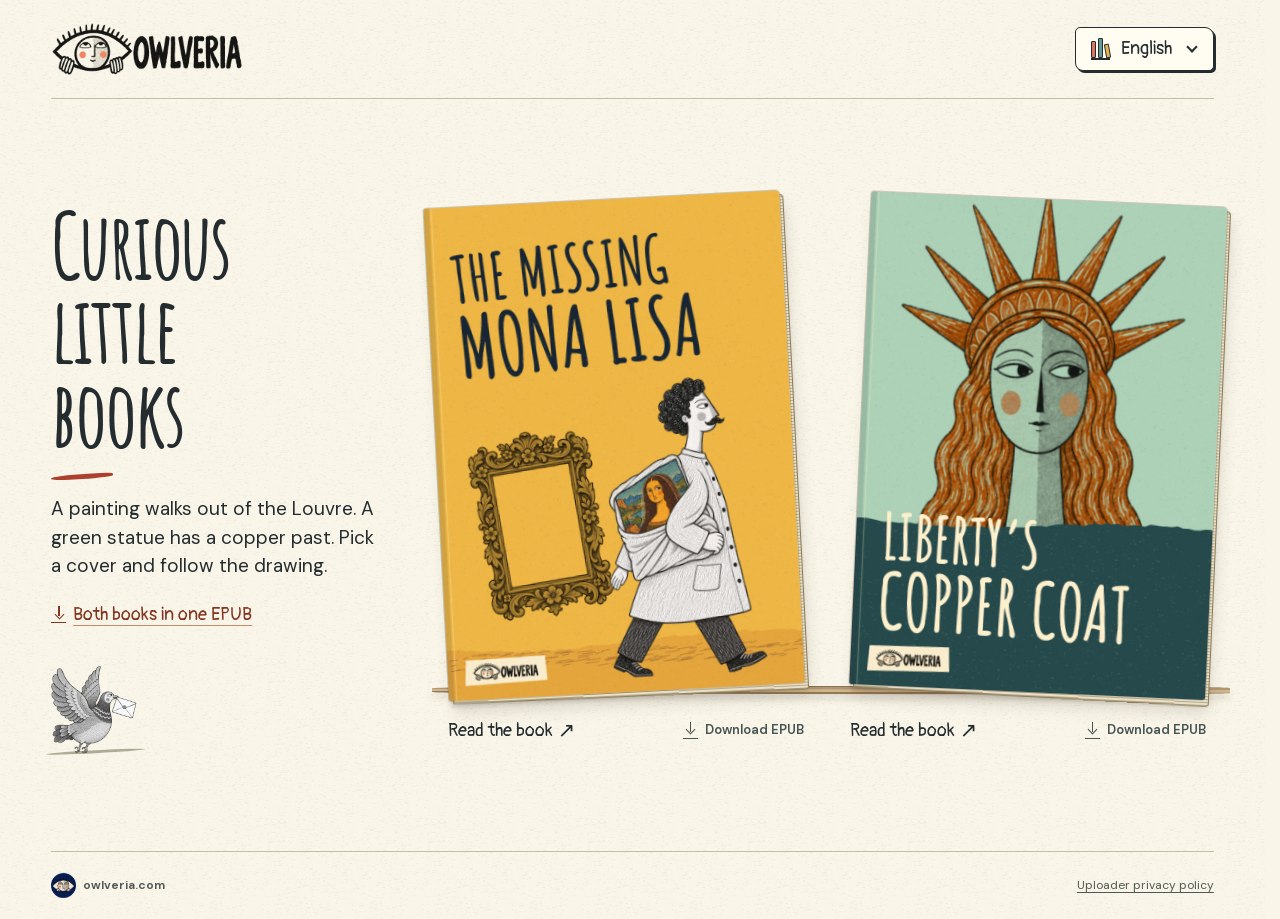
<file: index.html>
<!doctype html>
<html lang="en" dir="ltr">
<head>
  <meta charset="utf-8">
  <meta name="viewport" content="width=device-width, initial-scale=1">
  <meta name="theme-color" content="#faf7eb">
  <meta name="description" content="Choose an Owlveria book, explore its hand-drawn world, and take the illustrated EPUB with you. Every language has its own bookshelf.">
  <link rel="canonical" href="https://owlveria.com/">
  <link rel="icon" type="image/png" href="assets/art/mark.png">
  <link rel="stylesheet" href="book.css">
  <title>Owlveria · Curious little books</title>
  <script defer src="editions.js"></script>
  <script defer src="library.js"></script>
  <script defer src="contours.js"></script>
  <script defer src="diagrams.js"></script>
  <script defer src="book.js"></script>
</head>
<body>
  <a href="#main" class="skip" id="skip">Bookshelf</a>
  <header class="mast wrap">
    <a class="wordmark" id="home" href="#en"><img src="assets/art/wordmark.png" alt="Owlveria" width="510" height="142"></a>
    <button class="language-button" type="button" id="language-open" aria-haspopup="dialog" aria-controls="languages">
      <span class="mini-books" aria-hidden="true"><i></i><i></i><i></i></span>
      <span id="language-current">English</span><span class="chevron" aria-hidden="true"></span>
    </button>
  </header>

  <main id="main" tabindex="-1" class="wrap">
    <section id="library" aria-labelledby="shelf-title">
      <div class="shelf-grid">
        <div class="shelf-intro">
          <h1 id="shelf-title" tabindex="-1">Curious little books</h1>
          <p id="shelf-intro">A painting walks out of the Louvre. A green statue has a copper past. Pick a cover and follow the drawing.</p>
          <a class="collect" id="collection-file" href="downloads/owlveria-en.epub" download>
            <span class="download-icon" aria-hidden="true"></span><span id="collection-label">Both books in one EPUB</span>
          </a>
          <div class="pigeon" aria-hidden="true"><img src="assets/art/pigeon.png" alt="" width="161" height="176"></div>
        </div>
        <div class="books" id="books"></div>
      </div>
    </section>

    <article id="reader" hidden aria-labelledby="story-title">
      <nav class="reader-tools"><a id="shelf-back" href="#en" class="back-to"><span class="direction back" aria-hidden="true">↗</span><span id="back-label">Bookshelf</span></a>
        <a id="reader-file" class="file" download><span class="download-icon" aria-hidden="true"></span><span id="reader-save">Download EPUB</span></a>
      </nav>
      <div class="story-spread">
        <div class="left-leaf">
          <header class="story-head"><p class="place" data-field="place"></p><h1 id="story-title" data-field="title" tabindex="-1"></h1></header>
          <div class="opening-copy"><p id="lead" data-field="lead"></p><span class="vignette" data-field="spot" aria-hidden="true"></span><p data-field="context"></p></div>
        </div>
        <div class="weave">
          <figure class="plate" id="illustration" data-field="figure">
            <button id="art-action" class="art-action" data-field="art-action" type="button" aria-describedby="plate-description caption" aria-pressed="false">
              <span id="plate-art" class="plate-art" data-field="plate" role="img"><span class="ink-drawing" data-field="drawing"></span></span>
            </button>
            <figcaption id="caption" data-field="caption"></figcaption>
          </figure>
          <p id="passage" data-field="passage" aria-live="polite" aria-atomic="true"></p><p data-field="tail"></p>
        </div>
        <p class="source-line" data-field="credit"><a id="source" data-field="source" target="_blank" rel="noopener"><span data-field="source-label"></span> · <span data-field="source-name"></span> <span aria-hidden="true">↗</span></a></p>
        <div class="drawing-controls"><button class="reveal" id="reveal" data-field="reveal" type="button" aria-controls="passage illustration" aria-pressed="false"><span class="reveal-spark" aria-hidden="true">✳</span><span data-field="action"></span></button><span id="plate-description" data-field="description" class="sr"></span></div>
      </div>
      <div class="reader-sizing" id="reader-sizing" aria-hidden="true" inert></div>
      <nav class="pager" id="pager"><a id="prev"><span class="direction" aria-hidden="true">←</span> <span id="prev-label"></span></a><span id="progress" dir="ltr"></span><a id="next"><span id="next-label"></span> <span class="direction" aria-hidden="true">→</span></a></nav>
    </article>
  </main>

  <footer class="wrap colophon"><a href="#en" id="footer-home"><img src="assets/art/mark.png" width="32" height="32" alt=""><span dir="ltr">owlveria.com</span></a><a href="privacy.html" id="privacy">Uploader privacy policy</a></footer>

  <template id="mona-plate"><span class="framed"><img class="portrait" src="assets/art/mona.png" alt=""><img class="frame" src="assets/art/frame.png" alt=""></span></template>
  <dialog id="languages" aria-labelledby="languages-title">
    <div class="picker-heading"><h2 id="languages-title">Choose a shelf</h2><button id="language-close" type="button" autofocus aria-label="Close">×</button></div>
    <div id="language-options"></div>
  </dialog>
</body>
</html>
</file>
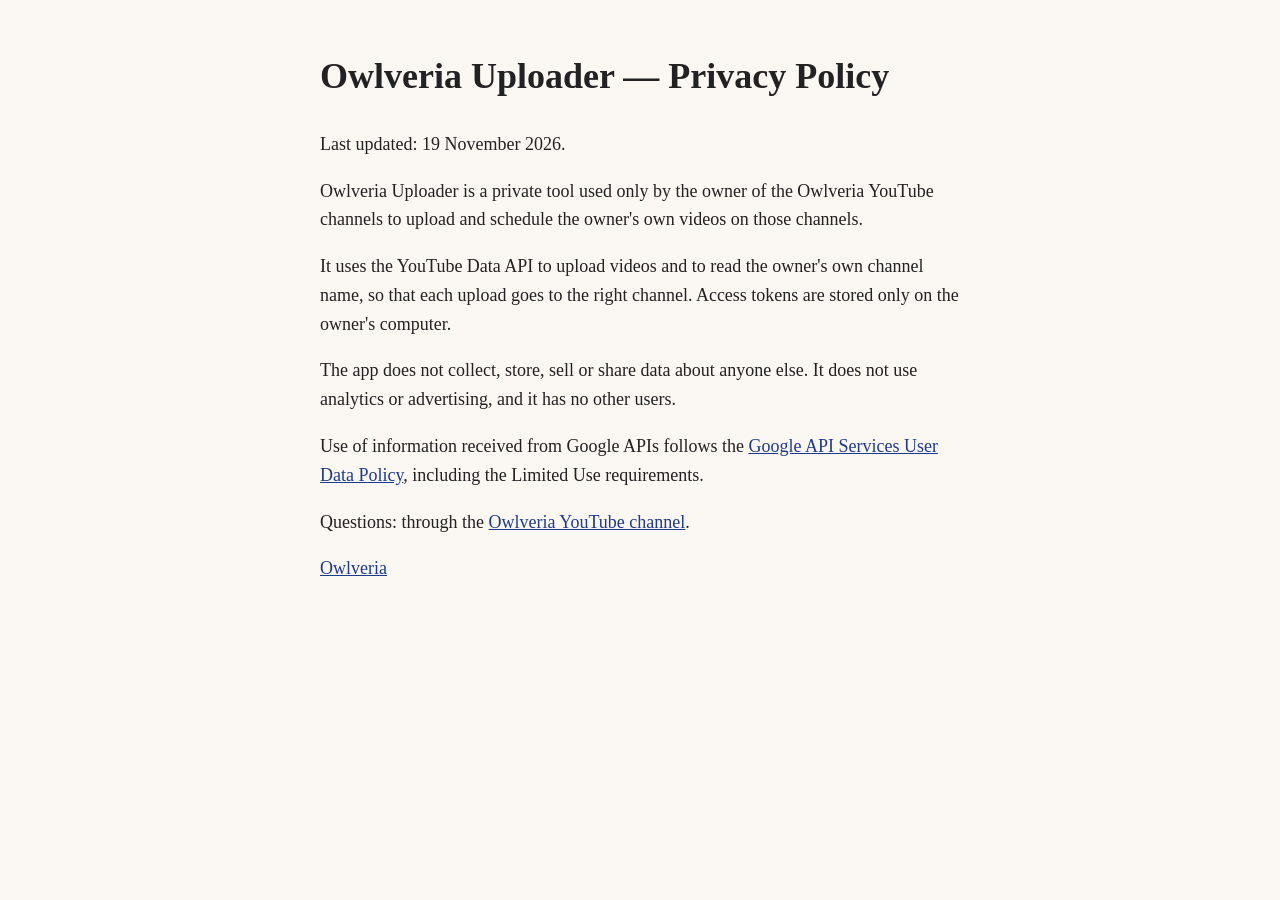
<file: privacy.html>
<!doctype html>
<html lang="en">
<head>
<meta charset="utf-8">
<meta name="viewport" content="width=device-width, initial-scale=1">
<title>Owlveria Uploader — Privacy Policy</title>
<style>
  body { font: 18px/1.6 Georgia, serif; max-width: 640px; margin: 48px auto; padding: 0 16px; color: #222; background: #fbf8f3; }
  a { color: #1f3a8a; }
</style>
</head>
<body>
<h1>Owlveria Uploader — Privacy Policy</h1>
<p>Last updated: 19 November 2026.</p>
<p>Owlveria Uploader is a private tool used only by the owner of the Owlveria YouTube channels to upload and schedule the owner's own videos on those channels.</p>
<p>It uses the YouTube Data API to upload videos and to read the owner's own channel name, so that each upload goes to the right channel. Access tokens are stored only on the owner's computer.</p>
<p>The app does not collect, store, sell or share data about anyone else. It does not use analytics or advertising, and it has no other users.</p>
<p>Use of information received from Google APIs follows the <a href="https://developers.google.com/terms/api-services-user-data-policy">Google API Services User Data Policy</a>, including the Limited Use requirements.</p>
<p>Questions: through the <a href="https://www.youtube.com/@Owlveria">Owlveria YouTube channel</a>.</p>
<p><a href="./">Owlveria</a></p>
</body>
</html>
</file>
<file: book.css>
@font-face{font-family:Letter;src:url("assets/fonts/letter.woff") format("woff");font-weight:700;font-display:swap}
@font-face{font-family:Pencil;src:url("assets/fonts/pencil.woff") format("woff");font-display:swap}
@font-face{font-family:Yusei;src:url("assets/fonts/ja.woff") format("woff");font-display:swap}
@font-face{font-family:Gaegu;src:url("assets/fonts/ko.woff") format("woff");font-weight:700;font-display:swap}
@font-face{font-family:Marhey;src:url("assets/fonts/ar.woff") format("woff");font-display:swap}
@font-face{font-family:DM Sans;src:url("assets/fonts/sans.woff2") format("woff2");font-weight:400 700;font-display:swap}
@font-face{font-family:DM Sans;src:url("assets/fonts/sans-ext.woff2") format("woff2");font-weight:400 700;font-display:swap;unicode-range:U+0100-024F}
:root{
  color-scheme:light;scrollbar-gutter:stable;--paper:#f9f6e9;--ink:#242c2f;--muted:#505957;--rule:#c4bda6;
  --accent:#ad402c;--gold:#e7b54d;--edition:var(--gold);--display:Letter,"Arial Narrow",sans-serif;
  --pencil:Pencil,"Trebuchet MS",sans-serif;--body:"DM Sans",system-ui,sans-serif;
}
:lang(ja){--display:Yusei,"Hiragino Maru Gothic ProN",sans-serif;--pencil:Yusei,sans-serif}
:lang(ko){--display:Gaegu,"Apple SD Gothic Neo",sans-serif;--pencil:Gaegu,sans-serif}
:lang(ar){--display:Marhey,Tahoma,sans-serif;--pencil:Marhey,Tahoma,sans-serif}
*,*::before,*::after{box-sizing:border-box}
[hidden]{display:none!important}
body{margin:0;color:var(--ink);background-color:var(--paper);background-image:url("assets/art/paper.png");font:16px/1.5 var(--body);min-height:100vh;-webkit-font-smoothing:antialiased}
button{font:inherit;color:inherit;cursor:pointer} a{color:inherit;text-decoration:none}
button,a{-webkit-tap-highlight-color:transparent} button:focus-visible,a:focus-visible{outline:3px solid #22717d;outline-offset:5px}
h1:focus,main:focus{outline:0}
.sr,.skip:not(:focus){position:absolute;width:1px;height:1px;overflow:hidden;clip-path:inset(50%);white-space:nowrap}
.skip:focus{position:fixed;z-index:8;top:10px;inset-inline-start:12px;background:white;padding:8px 16px}
.wrap{width:min(1280px,calc(100% - clamp(34px,8vw,140px)));margin-inline:auto}
.mast,.colophon,.reader-tools,.pager,.book-actions,.picker-heading{display:flex;align-items:center;justify-content:space-between;gap:14px}
.mast{height:99px;position:relative;border-bottom:1px solid var(--rule)}
.wordmark{display:inline-flex}.wordmark img{width:clamp(146px,15vw,205px);height:auto;mix-blend-mode:multiply}
.language-button{display:inline-flex;align-items:center;gap:11px;min-height:44px;background:#fffcf1;border:1.7px solid var(--ink);border-radius:5px 9px 5px 8px;padding:6px 15px;font:18px/1.25 var(--pencil);box-shadow:2px 2px 0 var(--ink)}
.language-button:hover{background:#fff0c5}.chevron{width:8px;height:8px;border-inline-end:2px solid;border-bottom:2px solid;transform:translateY(-2px) rotate(45deg);margin-inline:5px 2px}
[dir=rtl] .chevron{transform:translateY(-2px) rotate(-45deg)}
.mini-books{display:flex;gap:2px;align-items:flex-end;height:21px;border-bottom:2px solid var(--ink);direction:ltr}
.mini-books i{height:17px;width:5px;background:#db755a;border:1px solid var(--ink);border-radius:1px}
.mini-books i:nth-child(2){height:20px;background:#659890}.mini-books i:nth-child(3){height:14px;background:var(--gold);transform:rotate(-10deg)}
.shelf-grid{display:grid;grid-template-columns:minmax(210px,.87fr) minmax(0,2fr);align-items:center;gap:clamp(24px,4.4vw,76px);padding-block:clamp(55px,7.7vw,124px) clamp(55px,7.2vw,96px)}
.shelf-intro{align-self:center;position:relative;padding-block:5px}
h1,h2,p,figure{margin:0}
#shelf-title,.story-head h1,.picker-heading h2{font:700 clamp(76px,7vw,115px)/.94 var(--display);letter-spacing:-.024em;text-wrap:balance}
#shelf-title{max-width:8.5ch;position:relative;padding-bottom:16px}
#shelf-title::after{content:"";display:block;width:62px;height:5px;margin-top:19px;border-radius:60% 20% 50% 30%;background:var(--accent);transform:rotate(-3deg)}
.shelf-intro > p{font:19px/1.5 var(--body);max-width:31ch}
.collect,.file,.read,.back-to,.pager a{display:inline-flex;align-items:center;gap:7px}
.collect{margin-top:22px;color:#823621;font:18px/1.32 var(--pencil);text-decoration:underline;text-underline-offset:5px;text-decoration-thickness:1px;text-decoration-color:#c28c69}
.collect:hover,.file:hover,.read:hover,.back-to:hover,.pager a:hover,.source-line a:hover{color:var(--accent)}
.download-icon{position:relative;display:inline-block;flex:0 0 15px;width:15px;height:17px;border-bottom:1.6px solid currentColor}
.download-icon::before{position:absolute;content:"";width:1.5px;height:10px;background:currentColor;left:7px;top:0}
.download-icon::after{position:absolute;content:"";width:7px;height:7px;border-right:1.5px solid;border-bottom:1.5px solid;transform:rotate(45deg);left:4.4px;top:4.5px}
.pigeon{width:94px;margin-top:36px;position:relative;transform:rotate(-3deg)}
.pigeon img{display:block;width:86px;height:auto;mix-blend-mode:multiply}
.pigeon::after{content:"";position:absolute;bottom:0;left:-7px;height:3px;width:99px;background:#70695288;border-radius:50%}
.books{display:grid;grid-template-columns:repeat(2,minmax(0,1fr));gap:clamp(22px,3.6vw,59px);align-items:end;position:relative;padding-inline:5px 8px}
.books::before{content:"";position:absolute;bottom:63px;inset-inline:-11px -16px;height:8px;background:linear-gradient(#806950 0 15%,#b49670 18% 41%,#cfb68c 45% 72%,#957955 76%);border-radius:37% 18% 22% 18%;transform:rotate(.1deg);box-shadow:0 6px 6px #52473023}
.book{min-width:0;position:relative}
.book-cover{display:block;position:relative;width:100%;aspect-ratio:13/18;isolation:isolate;border-radius:2px 4px 3px 2px;transform:rotate(-3deg);transform-origin:50% 96%;box-shadow:2px 6px 4px #34261d30,5px 13px 15px #4e3c2c28;transition:transform .18s ease}
.book:nth-child(even) .book-cover{transform:rotate(2.6deg)}
.book-cover::before{content:"";position:absolute;z-index:-1;inset:2px -4px -5px 4px;transform:skewY(.6deg);background:repeating-linear-gradient(0deg,#b9ab86 0 1px,#e9dfc8 1px 3px);border:1px solid #887b5a;border-radius:2px 4px 3px 0}
.book-actions{flex-wrap:wrap;align-content:center;justify-content:space-between;column-gap:8px;row-gap:1px;min-height:66px;padding-top:12px;font-size:13px}
.read{font:18px/1.2 var(--pencil);gap:5px}.direction{font:1.16em/1 system-ui,sans-serif;display:inline-block}
.file{font:600 13px/1.3 var(--body);min-height:35px;color:#465453}
.colophon{min-height:68px;border-top:1px solid var(--rule);font-size:12px;color:var(--muted)}
.colophon a:first-child{display:inline-flex;align-items:center;gap:7px;font-weight:650}
.colophon img{width:25px;height:auto;mix-blend-mode:multiply}.colophon a:last-child{text-decoration:underline;text-underline-offset:3px}
#languages{width:min(540px,calc(100% - 32px));max-height:calc(100dvh - 32px);padding:clamp(17px,3vw,31px);border:2px solid var(--ink);border-radius:8px 12px 9px 5px;background:var(--paper) url("assets/art/paper.png");color:var(--ink);box-shadow:5px 7px 0 #202d30;overflow:auto}
#languages::backdrop{background:#28333480}
.picker-heading{margin-bottom:19px}.picker-heading h2{font-size:clamp(38px,4.2vw,55px)}
#language-close{width:40px;height:40px;flex:none;display:grid;place-content:center;border:1.5px solid;border-radius:50% 45% 51% 42%;background:#fffbed;font:28px/1 var(--body)}
#language-options{display:grid;grid-template-columns:repeat(2,minmax(0,1fr));gap:10px}
.language-choice{position:relative;min-width:0;min-height:62px;display:flex;align-items:center;gap:11px;border:1px solid #807762;border-inline-start:5px solid var(--ribbon);border-radius:2px 5px 5px 2px;background:#fffbef;padding:5px 9px;box-shadow:0 2px 0 #aa9d7b56}
.language-choice:hover,.language-choice[aria-current]{background:#f4e7c2;border-color:#504a3d}
.language-choice img{display:block;flex:none;width:32px;height:44px;object-fit:cover;transform:rotate(-4deg);box-shadow:1px 2px 0 #675d4e}
.native{font:24px/1.1 var(--pencil)}.native:lang(ja),.native:lang(ar){font-size:19px}.selected{margin-inline-start:auto;font:bold 19px/1 system-ui}
#reader{position:relative;padding-bottom:22px}
.reader-tools{padding:18px 3px}
.back-to,.pager a{font:20px/1.25 var(--pencil)}.back-to .back{transform:rotate(-135deg)}
.reader-sizing{position:absolute;top:0;inset-inline:0;visibility:hidden;pointer-events:none;z-index:-1;height:0;overflow:hidden}
.pager{min-height:67px;margin-top:10px}.pager a{min-height:42px}.pager > span{inline-size:7ch;text-align:center;font-variant-numeric:tabular-nums;font:17px var(--pencil);color:var(--muted)}
[dir=rtl] .direction{scale:-1 1}
:lang(ja)#shelf-title,:lang(ko)#shelf-title,:lang(ar)#shelf-title{font-size:clamp(54px,5.3vw,87px);line-height:1.17}
:lang(ja) .story-head h1,:lang(ko) .story-head h1,:lang(ar) .story-head h1{font-size:clamp(38px,3.8vw,61px);line-height:1.25}
:lang(ar) .read,:lang(ar) .collect,:lang(ar) .back-to,:lang(ar) .reveal,:lang(ar) .pager a,:lang(ar) .place,:lang(ar) figcaption{font-size:15px;line-height:1.8}
:lang(ja) .read,:lang(ja) .collect,:lang(ja) .pager a{font-size:16px}
@media(min-width:1500px){.shelf-grid{padding-block:105px 100px}}
@media(max-width:1000px) and (min-width:761px){.wrap{width:calc(100% - 58px)}.shelf-grid{grid-template-columns:minmax(170px,.77fr) minmax(0,2fr);gap:28px}.books{gap:26px}#shelf-title{font-size:77px}.shelf-intro > p{font-size:16px}.collect{font-size:16px}.pigeon{margin-top:22px}.book-actions{align-items:flex-start;flex-direction:column;justify-content:center}.books::before{bottom:64px}}
@media(max-width:760px){
  .wrap{width:calc(100% - 38px)}.mast{height:69px}.wordmark img{width:142px}.language-button{font-size:15px;padding:5px 10px;gap:7px;box-shadow:1.5px 2px 0 var(--ink)}
  .shelf-grid{display:block;padding:31px 0 26px}.shelf-intro{padding:0;margin-bottom:34px}
  #shelf-title{font-size:clamp(54px,10.5vw,78px);max-width:none;padding-bottom:9px}
  #shelf-title::after{display:none}.shelf-intro>p{font-size:16px;line-height:1.47;max-width:53ch}
  .collect{margin-top:12px;min-height:31px;font-size:16px}.pigeon{display:none}
  .books{gap:clamp(15px,5vw,36px);padding-inline:2px 4px;margin-inline:3px}.books::before{inset-inline:-5px -5px;bottom:70px}
  .book-actions{min-height:73px;align-items:flex-start;flex-direction:column;justify-content:center;gap:1px;padding-top:12px}
  .book-actions .file{min-height:29px;font-size:12px}.book-actions .read{min-height:28px;font-size:16px}
  .colophon{min-height:56px;font-size:11px}.colophon img{width:20px}
  :lang(ja)#shelf-title,:lang(ko)#shelf-title,:lang(ar)#shelf-title{font-size:clamp(39px,8vw,59px)}
  .reader-tools{padding:11px 0}.reader-tools .file{font-size:12px}.back-to,.pager a{font-size:17px}
}
@media(max-width:370px){.wrap{width:calc(100% - 26px)}.shelf-intro{margin-bottom:26px}.book-actions .file{font-size:11px}.book-actions .read{font-size:15px}#language-options{gap:7px}.language-choice{padding:4px 6px;gap:5px}.language-choice img{width:24px;height:34px}.native{font-size:19px}.native:lang(ja),.native:lang(ar){font-size:16px}}
@media(prefers-reduced-motion:reduce){*,*::before,*::after{transition:none!important;scroll-behavior:auto!important}}

.pager{display:grid;grid-template-columns:minmax(0,1fr) auto minmax(0,1fr)}
.pager a:first-child{justify-self:start}.pager a:last-child{justify-self:end}

/* The bound cover opens over typeset content from the first leaf. */
.book-cover{perspective:1800px;perspective-origin:50% 100%}
.jacket-front,.jacket-glimpse{position:absolute;inset:0;display:block;border-radius:inherit;pointer-events:none}
.jacket-front{z-index:1;transform-origin:left center;transition:transform .57s cubic-bezier(.19,.67,.28,1),box-shadow .57s;backface-visibility:hidden}
[dir=rtl] .jacket-front{transform-origin:right center}
.jacket-front>img{display:block;width:100%;height:100%;border-radius:inherit;outline:1px solid #29241c35}
.jacket-glimpse{overflow:hidden;background:#fffae9 url("assets/art/paper.png");padding:11% 10%;color:#353a36;box-shadow:inset 6px 0 12px #8778593b}
.glimpse-title,.glimpse-lines{display:block}.glimpse-title{font:700 clamp(25px,3vw,48px)/1.05 var(--display)}.glimpse-title em{color:#8c4c33;font-style:normal}
.glimpse-lines{font:13px/1.55 var(--body);margin-top:9%}.jacket-glimpse img{position:absolute;inset-inline-end:2%;bottom:9%;width:35%;max-height:38%;object-fit:contain;mix-blend-mode:multiply}
@media(hover:hover) and (pointer:fine) and (prefers-reduced-motion:no-preference){
  .book-cover:hover .jacket-front{transform:rotateY(-43deg);box-shadow:8px 4px 12px #4838204d}
  [dir=rtl] .book-cover:hover .jacket-front{transform:rotateY(43deg)}
}
@media(prefers-reduced-motion:no-preference){
  .book-cover:focus-visible .jacket-front{transform:rotateY(-43deg)}[dir=rtl] .book-cover:focus-visible .jacket-front{transform:rotateY(43deg)}
}

/* Each leaf has a real text flow. Both the large plate and the small cutout
   occupy space inside that flow, with a shaped edge for the typesetter. */
.story-spread{
  position:relative;display:grid;align-items:start;grid-template-columns:minmax(0,1fr) minmax(0,1fr);
  grid-template-areas:"left words" "credit action";grid-template-rows:1fr auto;
  gap:22px clamp(44px,6.2vw,95px);padding:clamp(30px,3.4vw,51px) clamp(26px,3.8vw,61px);
  border:2px solid #313834;border-radius:7px 13px 13px 7px;
  background:linear-gradient(90deg,transparent 48%,#80735419 49.7%,#7e725c3b 50%,#f1e8d287 50.4%,transparent 52%),#fffbef url("assets/art/paper.png");
  box-shadow:2px 4px 0 #dfd3b4,2px 5px 0 #69684e,3px 7px 0 #e4d4ae,3px 9px 0 #4f6c64;
}
#reader > .story-spread{min-block-size:var(--turn-size,0px)}
#reader > .story-spread{cursor:pointer}
/* The incoming spread is already visible underneath the outgoing leaf. */
@media(prefers-reduced-motion:no-preference){
  html[data-turn]{view-transition-name:none;--turn-clip:inset(0 0 0 50%);--turn-angle:-88deg;--turn-hinge:50%}
  html[data-turn=left]{--turn-clip:inset(0 50% 0 0);--turn-angle:88deg}
  html[data-turn] #reader > .story-spread{view-transition-name:open-book}
  html[data-turn]::view-transition{pointer-events:none}
  ::view-transition-group(open-book){animation:none}
  ::view-transition-image-pair(open-book){isolation:isolate}
  ::view-transition-new(open-book){animation:none;mix-blend-mode:normal;z-index:0}
  ::view-transition-old(open-book){mix-blend-mode:normal;z-index:1;clip-path:var(--turn-clip);transform-origin:var(--turn-hinge) 50%;animation:turn-leaf .38s cubic-bezier(.36,.04,.71,.82) both}
  @keyframes turn-leaf{from{transform:perspective(1700px) rotateY(0)}to{transform:perspective(1700px) rotateY(var(--turn-angle));filter:brightness(.86)}}
  @media(max-width:700px){
    html[data-turn=right]{--turn-clip:inset(0);--turn-hinge:0%}
    html[data-turn=left]{--turn-clip:inset(0);--turn-hinge:100%}
  }
}
.left-leaf{grid-area:left;min-width:0}
.place{font:16px/1.35 var(--pencil);color:#7e452d;margin:0 0 9px}
.story-head h1{font-size:clamp(45px,4.8vw,74px);line-height:1.01}
.story-head em{color:#925032;font-style:normal}
.opening-copy,.weave{display:flow-root;font:clamp(16px,1.3vw,19px)/1.57 var(--body);overflow-wrap:break-word}
.opening-copy{margin-top:18px}
.opening-copy p+p,.opening-copy [data-field=context],.weave p+p{margin-top:.77em}
.vignette{float:left;float:inline-start;display:block;width:clamp(65px,7.2vw,106px);height:clamp(74px,7.8vw,113px);margin:.65em .68em .2em 0;margin-inline:0 .68em;shape-outside:ellipse(49% 49% at 48% 52%);shape-margin:5px}
.vignette img{width:100%;height:100%;object-fit:contain;mix-blend-mode:multiply;transform-origin:50% 85%}
.weave{grid-area:words;min-width:0;align-self:start;padding-top:6px}
.plate{float:right;float:inline-end;width:51%;margin:0 0 7px 13px;margin-inline:13px 0;
  shape-outside:polygon(17% 0,88% 0,100% 15%,100% 100%,0 100%,0 84%,6% 67%,7% 35%);shape-margin:4px}
[dir=rtl] .plate{float:left;float:inline-end;shape-outside:polygon(12% 0,83% 0,93% 35%,94% 67%,100% 84%,100% 100%,0 100%,0 15%)}
[dir=rtl] .vignette{float:right;float:inline-start}
.art-action{display:block;width:100%;padding:0;border:0;background:transparent;color:inherit}
.plate-art{display:block;position:relative;width:100%;height:clamp(145px,15.5vw,224px)}
.ink-drawing{position:absolute;inset:0;display:grid;place-items:center;grid-template:minmax(0,1fr)/minmax(0,1fr);transform-origin:50% 65%}
.ink-drawing>img,.ink-drawing>canvas{position:absolute;inset:0;width:100%;height:100%;object-fit:contain;mix-blend-mode:multiply}
.plate{mix-blend-mode:multiply}
.framed{display:block;position:relative;height:100%;max-width:100%;aspect-ratio:2/3}
.framed img{position:absolute;display:block}.framed .portrait{inset:16.5% 15.5% 16%;width:69%;height:67.5%;object-fit:cover}.framed .frame{inset:0;width:100%;height:100%;mix-blend-mode:multiply}
.plate figcaption{margin:6px 2px 0;text-align:center;font:15px/1.35 var(--pencil);color:#625347}
.source-line{grid-area:credit;align-self:end;display:flex;align-items:flex-end;font:13px/1.45 var(--body);color:var(--muted);margin:0}
.source-line a{text-decoration:underline;text-underline-offset:3px}
.drawing-controls{grid-area:action;align-self:end}
.reveal{display:inline-flex;align-items:center;justify-content:center;gap:9px;max-width:100%;padding:8px 13px;border:1.7px solid var(--ink);background:#f2cc76;border-radius:4px 7px 2px 6px;box-shadow:2px 2px 0 var(--ink);font:18px/1.3 var(--pencil)}
.reveal:hover{background:#f8d997}.reveal-spark{font:22px/1 system-ui,sans-serif}
#reader .reveal{min-inline-size:min(100%,var(--turn-action-width,0px));min-block-size:var(--turn-action,0px)}
#reader .plate figcaption{min-block-size:var(--turn-caption,0px)}
#reader .source-line{min-block-size:var(--turn-credit,0px)}
#reader .reader-sizing.measuring :is(.reveal,.source-line,figcaption,.left-leaf){min-block-size:0;min-inline-size:0}
:lang(ja) :is(.opening-copy,.weave),:lang(ko) :is(.opening-copy,.weave),:lang(ar) :is(.opening-copy,.weave){line-height:1.72}
:lang(ko) :is(.opening-copy,.weave){word-break:keep-all;overflow-wrap:anywhere}

@media(max-width:840px){
  .story-spread{padding:26px clamp(18px,4.1vw,35px);gap:16px 34px}
  .story-head h1{font-size:44px}
  .vignette{width:67px;height:75px}.plate-art{height:clamp(120px,18vw,147px)}.plate figcaption{font-size:13px}
}
@media(max-width:700px){
  .story-spread{grid-template-columns:minmax(0,1fr);grid-template-areas:"left" "words" "action" "credit";grid-template-rows:auto 1fr auto auto;background:#fffbef url("assets/art/paper.png");padding:22px clamp(16px,4.5vw,26px);gap:14px}
  #reader .left-leaf{min-block-size:var(--turn-left,0px)}
  .story-head h1{font-size:clamp(38px,7.4vw,54px)}
  .place{font-size:14px;margin-block-end:6px}.opening-copy{margin-top:12px}
  .opening-copy,.weave{font-size:16px;line-height:1.53}.weave{padding:0}
  .plate{width:46%;margin-inline:9px 0;shape-margin:3px}.plate-art{height:clamp(127px,33vw,175px)}
  .source-line{font-size:12px}.reveal{font-size:16px}
  :lang(ja) .story-head h1,:lang(ko) .story-head h1,:lang(ar) .story-head h1{font-size:clamp(28px,6.9vw,42px)}
  .pager{margin:9px 0 0;min-height:58px}#reader{padding-bottom:9px}
}
@keyframes paper-swing{0%,100%{transform:rotate(0)}28%{transform:rotate(-4deg)}65%{transform:rotate(2deg)}}
@keyframes paper-step{0%,100%{transform:none}35%{transform:translate(5px,-3px) rotate(-1deg)}70%{transform:translate(8px,0) rotate(1deg)}}
@keyframes water-roll{0%,100%{transform:none}35%{transform:translate(-3px,-3px) rotate(-3deg)}72%{transform:translate(3px,1px) rotate(2deg)}}
@keyframes wave-curl{0%,100%{transform:none}50%{transform:translate(-3px,-3px) scale(1.055) rotate(-1.6deg)}}
@keyframes ink-closeup{0%,100%{transform:scale(1)}48%{transform:scale(1.075)}}
@keyframes pearl-light{0%,100%{filter:brightness(1);transform:none}50%{filter:brightness(1.12);transform:scale(1.06)}}
.plate[data-motion=hang]{--gesture:paper-swing}.plate[data-motion=hang] .ink-drawing{transform-origin:50% 7%}
.plate[data-motion=walk]{--gesture:paper-step}.plate[data-motion=sail]{--gesture:water-roll}.plate[data-motion=swell]{--gesture:wave-curl}
.plate[data-motion=inspect]{--gesture:ink-closeup}.plate[data-motion=shine]{--gesture:pearl-light}
@media(hover:hover) and (pointer:fine) and (prefers-reduced-motion:no-preference){
  .art-action:hover .ink-drawing{animation:var(--gesture,none) .88s ease-in-out 1}
  .vignette:hover img{animation:paper-swing .7s ease-in-out 1}
}
@media(prefers-reduced-motion:no-preference){.art-action:focus-visible .ink-drawing{animation:var(--gesture,none) .88s ease-in-out 1}}
/* Small printed initials belong to the Latin-script editions. */
@media(min-width:701px){
  html:is(:lang(en),:lang(es),:lang(tr),:lang(id)) .opening-copy>p:first-child::first-letter{
    float:left;font:700 3.05em/.88 var(--display);color:#995238;margin:.03em .12em 0 0
  }
}
</file>
